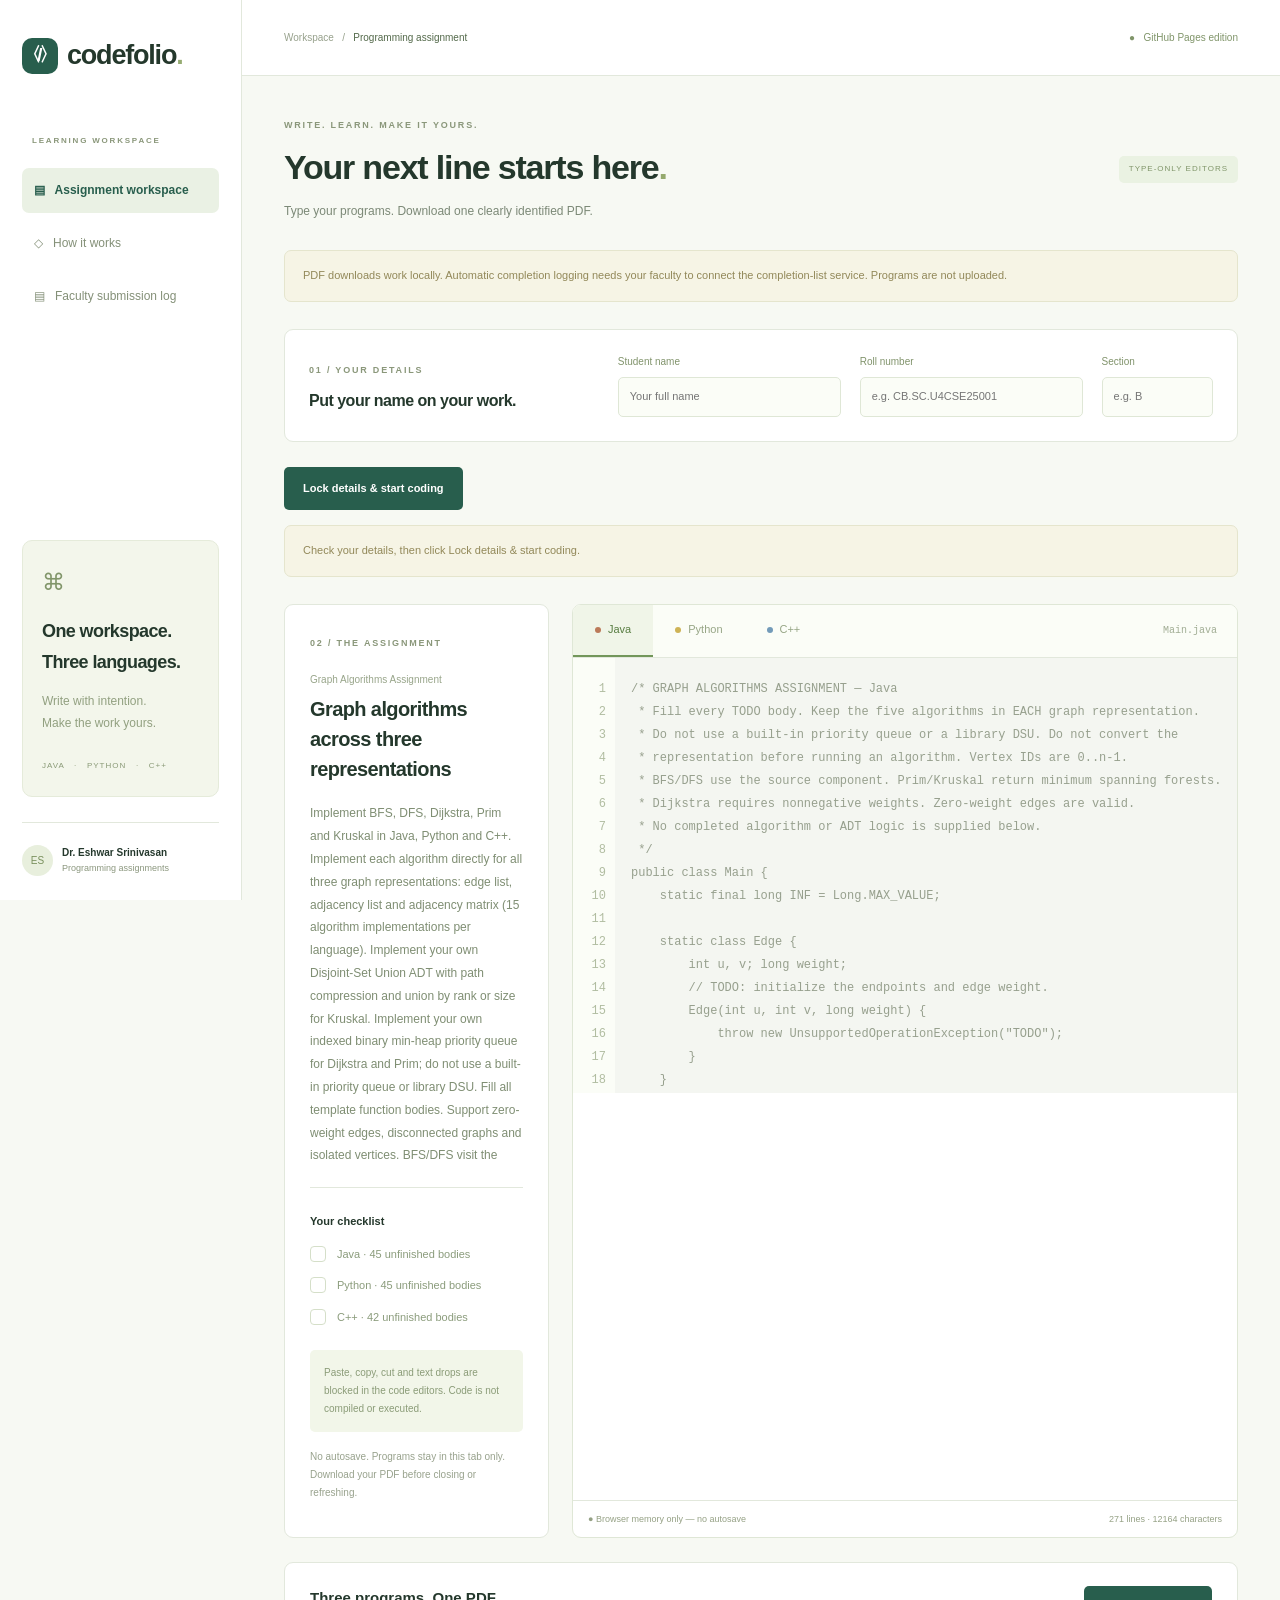
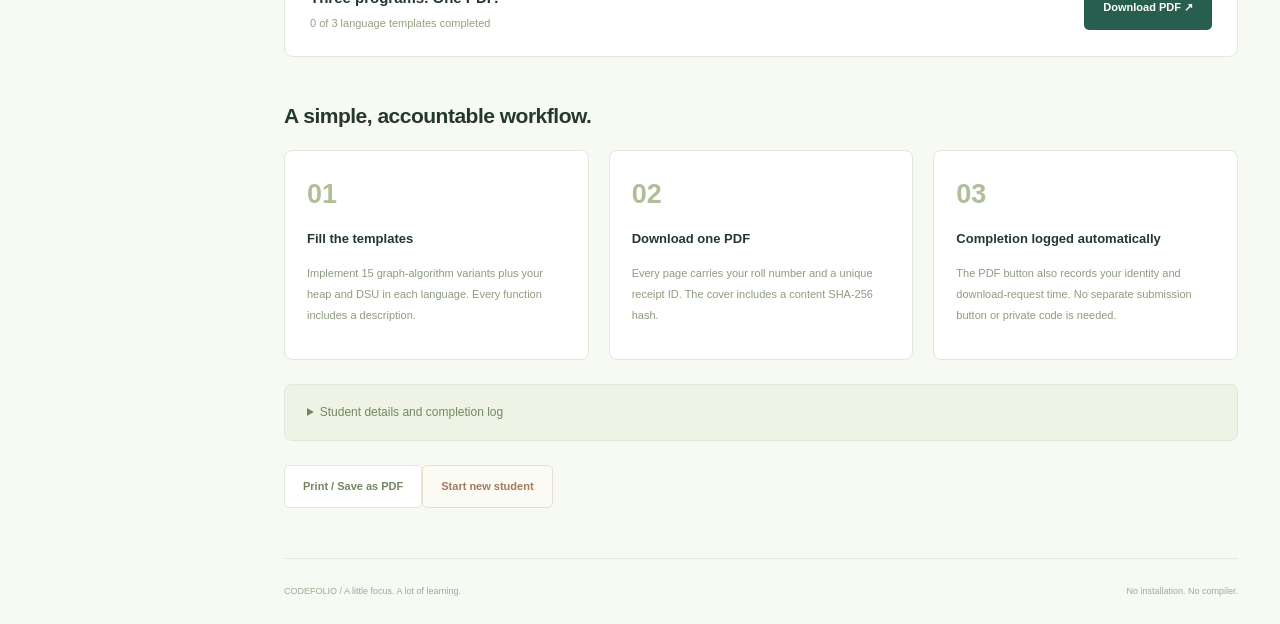
<file: index.html>
<!doctype html><html lang="en"><head><meta charset="utf-8"><meta name="viewport" content="width=device-width,initial-scale=1"><meta name="description" content="Type Java, Python and C++ programs and download one assignment PDF."><title>Codefolio · Programming assignments</title><link rel="stylesheet" href="styles.css?v=identity-start-20261025"><script src="config.js" defer></script><script src="templates.js" defer></script><script src="pdf.js" defer></script><script src="app.js?v=identity-start-20261025" defer></script></head><body>
<aside><a class="brand" href="./"><span>〈/〉</span>codefolio<span class="dot">.</span></a><small class="eyebrow">LEARNING WORKSPACE</small><div class="nav active">▤ &nbsp; Assignment workspace</div><a class="nav" href="#instructions">◇ &nbsp; How it works</a><a class="nav" href="faculty.html">▤ &nbsp; Faculty submission log</a><div class="aside-note"><span>⌘</span><h3>One workspace.<br>Three languages.</h3><p>Write with intention.<br>Make the work yours.</p><small>JAVA &nbsp; · &nbsp; PYTHON &nbsp; · &nbsp; C++</small></div><div class="faculty"><span class="avatar">ES</span><div><b id="faculty"></b><small>Programming assignments</small></div></div></aside>
<div class="main"><header><span>Workspace &nbsp; / &nbsp; <b>Programming assignment</b></span><span class="mode">● &nbsp; GitHub Pages edition</span></header><main>
<div class="heading"><div><div class="eyebrow">WRITE. LEARN. MAKE IT YOURS.</div><h1>Your next line starts here<span>.</span></h1><p>Type your programs. Download one clearly identified PDF.</p></div><span class="pill">TYPE-ONLY EDITORS</span></div>
<div class="notice" id="connection-notice">Checking submission connection…</div>
<div id="message" role="status" hidden></div>
<section class="identity"><div><span class="eyebrow">01 / YOUR DETAILS</span><h2>Put your name on your work.</h2></div><label>Student name<input id="name" maxlength="100" placeholder="Your full name" autocomplete="name" required></label><label>Roll number<input id="roll" maxlength="60" placeholder="e.g. CB.SC.U4CSE25001" required></label><label>Section<input id="section" maxlength="40" placeholder="e.g. B"></label></section>
<div class="identity-start"><button id="start-coding" class="primary">Lock details &amp; start coding</button></div>
<p id="identity-status" class="notice" role="status">Check your details, then click Lock details & start coding.</p>
<div class="editor-layout"><section class="brief"><span class="eyebrow">02 / THE ASSIGNMENT</span><p id="course" class="course"></p><h2 id="title"></h2><p id="prompt" class="prompt"></p><p id="deadline" class="deadline"></p><hr><h4>Your checklist</h4><div id="checklist"></div><div class="typing-note">Paste, copy, cut and text drops are blocked in the code editors. Code is not compiled or executed.</div><p class="small">No autosave. Programs stay in this tab only. Download your PDF before closing or refreshing.</p></section>
<section class="editor-panel"><div class="tabs" role="tablist" aria-label="Programming languages"><button id="tab-java" role="tab" aria-controls="code" aria-selected="true" data-lang="java" class="selected"> <i class="java"></i>Java</button><button id="tab-python" role="tab" aria-controls="code" aria-selected="false" data-lang="python"><i class="python"></i>Python</button><button id="tab-cpp" role="tab" aria-controls="code" aria-selected="false" data-lang="cpp"><i class="cpp"></i>C++</button><span id="filename">Main.java</span></div><div class="code-area"><div id="numbers" aria-hidden="true">1</div><textarea readonly id="code" aria-label="Java code" spellcheck="false" autocorrect="off" autocapitalize="off" autocomplete="off" maxlength="80000" placeholder="Start typing your Java program here…"></textarea></div><div class="editor-status"><span id="save-status">● Ready to write</span><span id="counter">1 line · 0 characters</span></div></section></div>
<section class="submit-bar"><div><h3>Three programs. One PDF.</h3><p id="progress">Complete all template bodies in each language.</p></div><div class="submit-actions"><button id="generate" class="primary">Download PDF ↗</button></div></section>
<section id="receipt" hidden class="receipt"><div class="eyebrow" id="receipt-status">PDF DOWNLOAD REQUESTED — COMPLETION NOT LOGGED</div><h2>Your assignment is ready.</h2><p id="receipt-explanation">Completion is recorded automatically when the PDF download is requested, if the service is connected.</p><code id="receipt-id"></code><p id="receipt-meta"></p><div class="receipt-actions"><button id="redownload" class="primary">Download PDF again</button><a id="submission-link" class="primary" hidden target="_blank" rel="noopener noreferrer">Open submission portal ↗</a></div><p class="small">The completion list records your roll number and download-request time. It cannot confirm that the file was saved. Your programs stay with you.</p></section>
<section id="instructions" class="instructions"><h2>A simple, accountable workflow.</h2><div class="steps"><article><span>01</span><h3>Fill the templates</h3><p>Implement 15 graph-algorithm variants plus your heap and DSU in each language. Every function includes a description.</p></article><article><span>02</span><h3>Download one PDF</h3><p>Every page carries your roll number and a unique receipt ID. The cover includes a content SHA-256 hash.</p></article><article><span>03</span><h3>Completion logged automatically</h3><p>The PDF button also records your identity and download-request time. No separate submission button or private code is needed.</p></article></div><details><summary>Student details and completion log</summary><p>Student details lock when code editing starts. To work as a different student, click Start new student and confirm clearing all three programs. Existing code and generated PDFs cannot be reassigned to a new identity through this interface. This is a browser safeguard, not student authentication.</p><p>Clicking Download PDF generates the file locally, starts the browser download and then sends only the assignment ID and your roll number to record completion. The service uses the class roster to record your name, roll number, section and server submission time. It does not receive or save your programs, PDF, or a source-code hash. No student password, private submission code or sign-in is required.</p><p>Names and roll numbers are self-reported. Someone else could enter your roll number; this list is an acknowledgement, not proof of authorship or completed algorithms. Placeholder checks happen only in this browser and can be bypassed. Faculty can compare the list with their complete roster to see who has not recorded a submission.</p><p>Programs are held only in this tab's memory. There is no autosave; closing or refreshing can lose your work. Download your PDF first. Older drafts for this assignment are loaded into memory and removed from device storage when this updated page opens. Downloaded PDFs remain on your computer.</p><p>Copy/paste blocking can be bypassed. There is no compiler or plagiarism checker. Unsupported PDF characters produce an explicit error; use Print / Save as PDF for browser font fallback.</p></details><button id="print" class="secondary">Print / Save as PDF</button><button id="clear" class="danger">Start new student</button></section>
<footer><span>CODEFOLIO / A little focus. A lot of learning.</span><span>No installation. No compiler.</span></footer></main></div><script>/* All application assets are local and use relative paths for project Pages URLs. */</script></body></html>
</file>
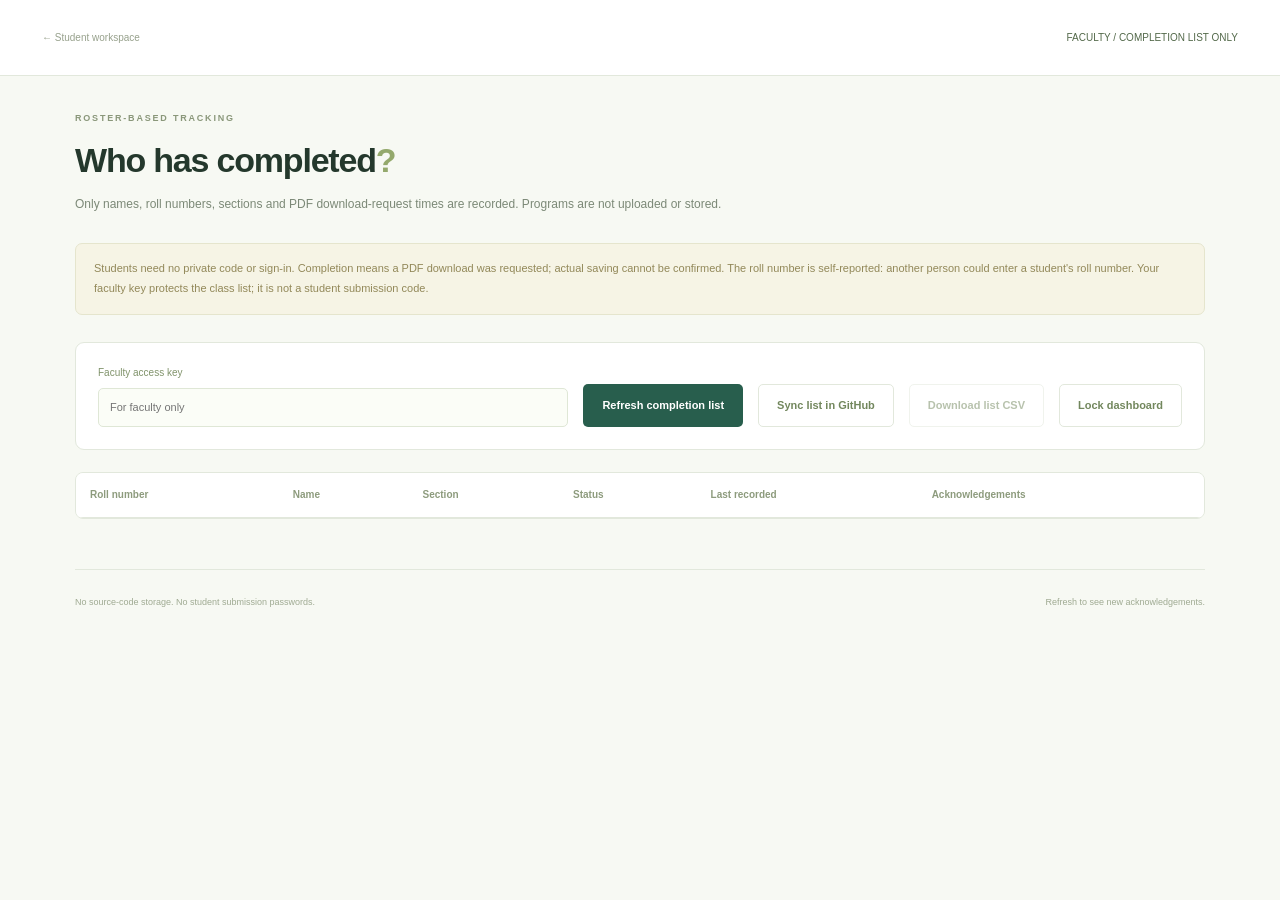
<file: faculty.html>
<!doctype html><html lang="en"><head><meta charset="utf-8"><meta name="viewport" content="width=device-width,initial-scale=1"><title>Codefolio · Student submission list</title><link rel="stylesheet" href="styles.css"><script src="config.js" defer></script><script src="faculty.js" defer></script></head><body><header><a href="index.html">← Student workspace</a><b>FACULTY / COMPLETION LIST ONLY</b></header><main class="faculty-main"><div class="heading"><div><div class="eyebrow">ROSTER-BASED TRACKING</div><h1>Who has completed<span>?</span></h1><p>Only names, roll numbers, sections and PDF download-request times are recorded. Programs are not uploaded or stored.</p></div></div><div class="notice">Students need no private code or sign-in. Completion means a PDF download was requested; actual saving cannot be confirmed. The roll number is self-reported: another person could enter a student's roll number. Your faculty key protects the class list; it is not a student submission code.</div><div class="faculty-controls"><label>Faculty access key<input id="faculty-key" type="password" autocomplete="off" placeholder="For faculty only"></label><button id="load" class="primary">Refresh completion list</button><button id="sync-log" class="secondary">Sync list in GitHub</button><button id="csv" class="secondary" disabled>Download list CSV</button><button id="forget" class="secondary">Lock dashboard</button></div><p id="faculty-message" class="faculty-status" role="status"></p><div class="table-scroll"><table class="status-table"><thead><tr><th>Roll number</th><th>Name</th><th>Section</th><th>Status</th><th>Last recorded</th><th>Acknowledgements</th></tr></thead><tbody id="students"></tbody></table></div><footer><span>No source-code storage. No student submission passwords.</span><span>Refresh to see new acknowledgements.</span></footer></main></body></html>
</file>
<file: styles.css>
:root{--green:#285e4d;--ink:#24382c;--muted:#7c8977;--line:#e2e8dc;--paper:#f7f9f3}*{box-sizing:border-box}body{margin:0;background:var(--paper);color:var(--ink);font:14px/1.6 -apple-system,BlinkMacSystemFont,'Segoe UI',sans-serif}button,input,textarea{font:inherit}button,a{touch-action:manipulation}button{cursor:pointer}button:disabled{opacity:.5;cursor:wait}a{color:inherit;text-decoration:none}button:focus-visible,a:focus-visible,input:focus-visible{outline:3px solid #94b18a;outline-offset:3px}[hidden]{display:none!important}aside{position:fixed;inset:0 auto 0 0;width:242px;background:#fff;padding:34px 22px 24px;border-right:1px solid var(--line);display:flex;flex-direction:column}.brand{font-size:27px;letter-spacing:-1.2px;font-weight:750;display:flex;align-items:center;margin-bottom:58px}.brand>span:first-child{letter-spacing:-4px;padding-right:4px;display:grid;place-items:center;background:var(--green);color:#fff;width:36px;height:36px;border-radius:10px;font-size:19px;margin-right:9px}.dot{color:#96ac72}.eyebrow{font-size:9px;font-weight:700;letter-spacing:1.8px;color:#8a977a}aside>.eyebrow{font-size:8px;margin:0 10px 20px}.nav{font-size:12px;padding:13px 12px;border-radius:7px;margin-bottom:8px;color:#849078}.nav.active{background:#eaf1e4;color:var(--green);font-weight:600}.aside-note{margin-top:auto;background:#f3f6eb;border:1px solid #e5ebda;border-radius:10px;padding:23px 19px}.aside-note>span{font-size:23px;color:#81966a}.aside-note h3{font-size:18px;line-height:1.7;letter-spacing:-.6px;margin:16px 0 10px}.aside-note p{color:#92a080;font-size:12px;line-height:1.9}.aside-note small{font-size:8px;color:#8a9a77;letter-spacing:1px;display:block;margin-top:25px}.faculty{border-top:1px solid var(--line);margin-top:25px;padding-top:22px;display:flex;align-items:center;gap:9px}.avatar{display:grid;place-items:center;border-radius:50%;background:#e8efdd;color:#79905d;width:31px;height:31px;font-size:10px;flex-shrink:0}.faculty b{font-size:10px;display:block}.faculty small{font-size:9px;color:#8b977e;display:block}.main{margin-left:242px}header{height:76px;display:flex;align-items:center;justify-content:space-between;gap:15px;background:#fff;border-bottom:1px solid var(--line);padding:0 42px;font-size:10px;color:#97a18c}header b{color:#53694a;font-weight:500}.mode{color:#80956a}main{max-width:1450px;margin:auto;padding:42px 42px 0}.heading{display:flex;justify-content:space-between;align-items:center;gap:22px;margin-bottom:29px}.heading .eyebrow{margin-bottom:12px}h1{font-size:34px;line-height:1.4;letter-spacing:-1.2px;font-weight:650;margin:0 0 10px}h1 span{color:#94a96c}.heading p{font-size:12px;color:var(--muted);margin:0}.pill{font-size:8px;letter-spacing:1px;padding:7px 10px;border-radius:5px;background:#eaf2e2;color:#80966a;white-space:nowrap}.notice{padding:15px 18px;border:1px solid #e5e5cd;background:#f6f4e5;border-radius:7px;font-size:11px;color:#928859;line-height:1.8;margin-bottom:27px}.notice b{font-weight:650}.identity{display:grid;grid-template-columns:1.3fr 1fr 1fr .5fr;gap:19px;align-items:center;padding:24px;background:#fff;border:1px solid var(--line);border-radius:9px;margin-bottom:25px}.identity h2{font-size:16px;font-weight:600;letter-spacing:-.5px;margin:9px 0 0}label{font-size:10px;color:#80936b}input{width:100%;padding:10px 11px;border:1px solid #dfe7d6;background:#fbfdf7;border-radius:5px;display:block;margin-top:7px;font-size:11px;outline-color:#91ab78;color:var(--ink)}.editor-layout{display:grid;grid-template-columns:265px minmax(0,1fr);gap:23px}.brief{background:#fff;padding:25px;border:1px solid var(--line);border-radius:9px}.course{font-size:10px;color:#98a58a;margin:20px 0 6px}.brief h2{font-size:20px;line-height:1.5;letter-spacing:-.6px;margin:0 0 18px;font-weight:600}.prompt{white-space:pre-wrap;overflow-wrap:anywhere;font-size:12px;line-height:1.9;color:#7f8e73}.deadline{font-size:10px;color:#9a8966}hr{border:0;height:1px;background:var(--line);margin:25px 0}h4{font-size:11px}.check{display:flex;gap:11px;font-size:11px;color:#8b9c7c;margin:14px 0}.check span{border:1px solid #d5dfc9;border-radius:4px;width:16px;height:16px;display:grid;place-items:center;font-size:10px;color:#62934a}.check.done span{background:#e9f3df}.typing-note{background:#f2f6e9;border-radius:5px;padding:14px;margin:24px 0 16px;font-size:10px;color:#8b9c78;line-height:1.8}.small{font-size:10px;color:#98a28d;line-height:1.8}.editor-panel{background:white;border:1px solid #dfe7d6;border-radius:9px;overflow:hidden;display:flex;flex-direction:column}.tabs{display:flex;align-items:center;background:#fbfdf7;border-bottom:1px solid var(--line)}.tabs button{height:52px;padding:16px 22px;border:0;border-bottom:2px solid transparent;color:#96a585;background:transparent;font-size:11px;display:flex;align-items:center;gap:7px}.tabs .selected{background:#f0f5e8;color:#587d42;border-bottom-color:#72965a}.tabs i{width:6px;height:6px;border-radius:50%;display:inline-block}.java{background:#bb7a59}.python{background:#ceb356}.cpp{background:#739bb9}#filename{margin-left:auto;font-size:10px;color:#a1ad94;padding-right:20px;font-family:monospace}.code-area{display:flex;flex:1;min-height:435px;overflow:hidden}#numbers{width:42px;flex-shrink:0;padding:20px 9px 20px 0;height:435px;overflow:hidden;background:#fbfdf7;color:#b1bda1;text-align:right;font:12px/23px monospace;white-space:pre}#code{width:100%;height:435px;resize:none;white-space:pre;overflow:auto;border:0;outline:0;padding:20px 16px;color:#3d5731;font:12px/23px 'Courier New',monospace;tab-size:4;background:white}#code::placeholder{color:#a5b397}.editor-status{padding:11px 15px;border-top:1px solid var(--line);display:flex;justify-content:space-between;gap:12px;font-size:9px;color:#95a185}.submit-bar{background:#fff;border:1px solid var(--line);border-radius:9px;padding:23px 25px;margin-top:24px;display:flex;align-items:center;justify-content:space-between;gap:20px}.submit-bar h3{font-size:15px;margin:0 0 5px}.submit-bar p{font-size:11px;color:#93a081;margin:0}.primary,.secondary,.danger{display:inline-flex;align-items:center;justify-content:center;padding:12px 18px;border:1px solid transparent;border-radius:5px;font-size:11px;font-weight:600;gap:8px}.primary{color:white;background:var(--green)}.secondary{color:#72875d;background:white;border-color:var(--line)}.danger{color:#a17b60;border-color:#e8dfcf;background:#fcfaf4}.primary:hover{background:#36745f}.instructions{margin-top:42px}.instructions>h2{font-size:21px;letter-spacing:-.5px;font-weight:600}.steps{display:grid;grid-template-columns:repeat(3,1fr);gap:20px}.steps article{background:#fff;border:1px solid var(--line);border-radius:8px;padding:22px}.steps article>span{font-size:27px;font-weight:650;color:#b0bf9a}.steps h3{font-size:13px}.steps p,details p{font-size:11px;line-height:1.9;color:#8e9b80}details{margin:24px 0;background:#eff3e6;border:1px solid var(--line);border-radius:8px;padding:18px 22px}summary{cursor:pointer;font-size:12px;color:#73885c}#message{background:#eef4e5;border:1px solid #d8e5ca;color:#607e48;padding:14px 18px;border-radius:6px;font-size:12px;margin-bottom:24px}#message.error{background:#fbf0e8;color:#a17856;border-color:#eedbc9}.receipt{text-align:center;background:#fff;border:1px solid var(--line);border-radius:9px;margin-top:25px;padding:30px}.receipt h2{font-size:23px;letter-spacing:-.6px;font-weight:600}.receipt p{font-size:12px;color:#93a280}.receipt code{overflow-wrap:anywhere;color:#688b4a;font-size:12px}.receipt-actions{display:flex;justify-content:center;flex-wrap:wrap;gap:10px}.receipt .small{font-size:10px}footer{display:flex;justify-content:space-between;gap:20px;margin-top:50px;padding:25px 0;border-top:1px solid var(--line);font-size:9px;color:#9faa92}@media(max-width:1150px){.identity{grid-template-columns:1fr 1fr 1fr}.identity>div{grid-column:1/-1}.editor-layout{grid-template-columns:225px minmax(0,1fr)}.tabs button{padding:16px}.pill{display:none}h1{font-size:29px}#filename{display:none}main{padding:32px 28px 0}}@media(max-width:900px){aside{width:190px;padding:25px 15px}.main{margin-left:190px}.brand{font-size:23px}.faculty b{font-size:9px}.editor-layout{grid-template-columns:1fr}.brief{padding:22px}.brief hr,.brief h4,.brief #checklist,.brief .small,.brief .typing-note{display:none}.steps{gap:10px}.steps article{padding:18px}header{padding:0 28px}.heading{display:block}}@media(max-width:650px){aside{position:static;width:100%;padding:15px 20px;border-right:0;border-bottom:1px solid var(--line)}.brand{margin:0;font-size:25px}.nav,aside>.eyebrow,.aside-note,.faculty{display:none}.main{margin:0}header{height:52px;padding:0 20px;font-size:9px}.mode{font-size:8px}main{padding:25px 20px 0}h1{font-size:28px}.heading p{font-size:11px}.identity{gap:14px;padding:20px;grid-template-columns:1fr 1fr}.identity label:first-of-type{grid-column:1/-1}.brief h2{font-size:19px}.steps{grid-template-columns:1fr}.steps article{padding:20px}.submit-bar{align-items:flex-start;flex-direction:column;padding:21px}.submit-bar button{width:100%}.editor-status{font-size:8px}.receipt{padding:25px 18px}.receipt-actions{flex-direction:column}.instructions>.danger{margin-top:10px}footer{display:block}footer>span{display:block;line-height:2}}

.submit-actions{display:flex;gap:10px;flex-wrap:wrap}.submit-bar{align-items:flex-start}.prompt{max-height:360px;overflow:auto}.faculty-main{margin:0 auto;max-width:1200px;padding:35px}.faculty-controls{display:flex;gap:15px;align-items:end;flex-wrap:wrap;padding:22px;background:#fff;border:1px solid var(--line);border-radius:9px}.faculty-controls label{flex:1;min-width:220px}.status-table{width:100%;border-collapse:collapse;background:white;font-size:12px}.status-table th,.status-table td{padding:14px;text-align:left;border-bottom:1px solid var(--line)}.status-table th{font-size:10px;color:#8d9b7d}.table-scroll{overflow:auto;border:1px solid var(--line);border-radius:8px;margin-top:22px}.faculty-status{font-size:12px;color:#7f9568;margin:22px 0}@media(max-width:650px){.submit-actions{width:100%}.submit-actions button{width:100%}.faculty-main{padding:22px}.faculty-controls{display:block}.faculty-controls>*{margin-bottom:12px}}

input[readonly]{background:#edf1e8;border-color:#d5dfcc;color:#607253;cursor:not-allowed}

.identity-start{display:flex;justify-content:flex-start;margin-bottom:15px}input:disabled{opacity:1;background:#edf1e8;color:#607253;cursor:not-allowed}#code[readonly]{background:#f4f6f1;color:#97a08e}
</file>
